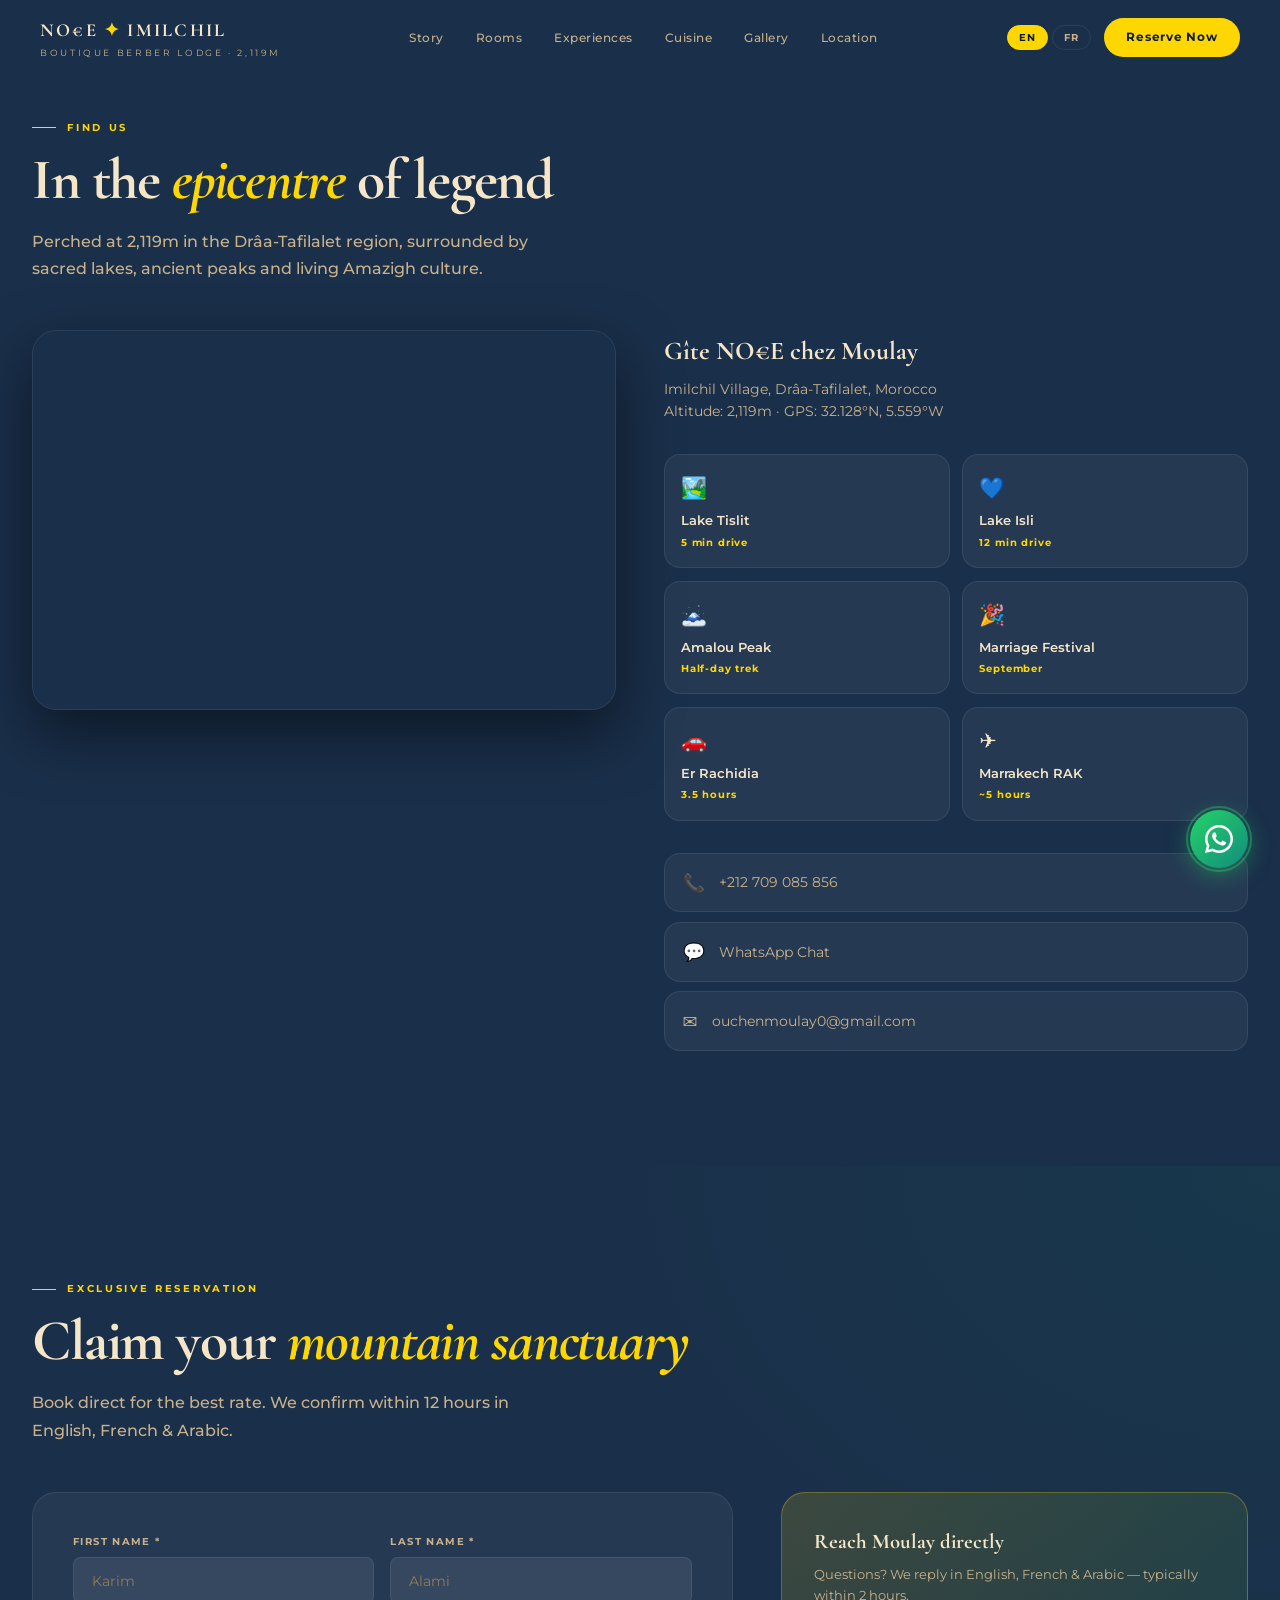
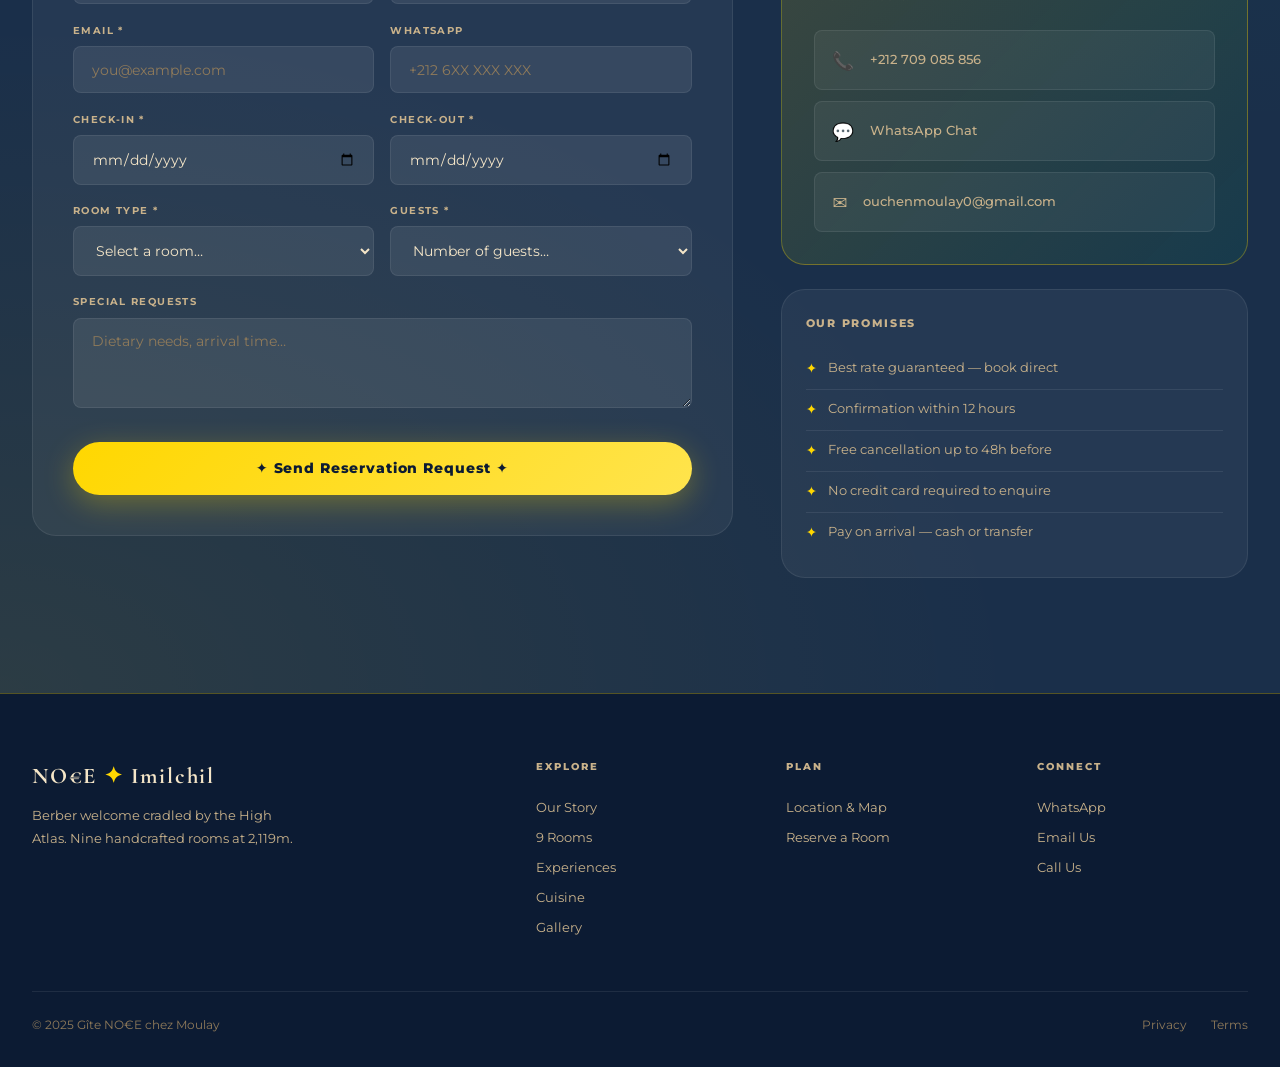
<file: location.html>
<!DOCTYPE html>
<html lang="en">
<head>
    <meta charset="UTF-8" />
    <meta name="viewport" content="width=device-width, initial-scale=1.0" />
    <title>Location & Booking — Gîte NO€E</title>
    <meta name="google-site-verification" content="bbdmjyiDND9j7cKsKWqT7YULyFvrUUaM1Rbf7QMyHcg" />
    <link rel="preconnect" href="https://fonts.googleapis.com" />
    <link rel="preconnect" href="https://fonts.gstatic.com" crossorigin />
    <link href="https://fonts.googleapis.com/css2?family=Cormorant+Garamond:ital,wght@0,400;0,500;0,600;0,700;1,400;1,600&family=Montserrat:wght@300;400;500;600;700&display=swap" rel="stylesheet" />
    <link rel="stylesheet" href="style.css" />
</head>
<body>
    <div class="cursor-glow" id="cursorGlow" aria-hidden="true"></div>
    <nav id="nav" aria-label="Main navigation">
        <a href="index.html" class="nav-logo"><span class="nav-logo-main">NO€E <span>✦</span> IMILCHIL</span><span class="nav-logo-sub">Boutique Berber Lodge · 2,119m</span></a>
        <ul class="nav-links" role="list">
            <li><a href="about.html">Story</a></li>
            <li><a href="rooms.html">Rooms</a></li>
            <li><a href="experiences.html">Experiences</a></li>
            <li><a href="cuisine.html">Cuisine</a></li>
            <li><a href="gallery.html">Gallery</a></li>
            <li><a href="location.html">Location</a></li>
        </ul>
        <div class="nav-right">
            <div class="lang-wrap"><button class="lang-btn on" data-lang="en">EN</button><button class="lang-btn" data-lang="fr">FR</button></div>
            <a href="location.html#booking" class="nav-cta-btn">Reserve Now</a>
            <button class="burger" id="burger" aria-expanded="false"><span></span><span></span><span></span></button>
        </div>
    </nav>
    <nav class="mob-menu" id="mob-menu">
        <a href="about.html">Our Story</a><a href="rooms.html">9 Rooms</a><a href="experiences.html">Experiences</a><a href="cuisine.html">Cuisine</a><a href="gallery.html">Gallery</a><a href="location.html">Location</a><a href="location.html#booking">Reserve Now →</a>
    </nav>

    <main>
        <!-- LOCATION -->
        <section id="location" class="section location-section" style="padding-top:120px;">
            <div class="container">
                <div class="r" style="margin-bottom:3rem;">
                    <p class="eyebrow">Find Us</p>
                    <h2 class="sec-title">In the <em>epicentre</em> of legend</h2>
                    <p class="sec-lead">Perched at 2,119m in the Drâa-Tafilalet region, surrounded by sacred lakes, ancient peaks and living Amazigh culture.</p>
                </div>
                <div class="location-wrap">
                    <div class="map-wrap r">
                        <iframe src="https://www.google.com/maps/embed?pb=!1m18!1m12!1m3!1d6384.112918894255!2d-5.5590213!3d32.1280651!2m3!1f0!2f0!3f0!3m2!1i1024!2i768!4f13.1!3m3!1m2!1s0xda2f1c472fe5525%3A0x4767902a057f2bff!2sG%C3%AEte%20NO€E%20chez%20moulay!5e1!3m2!1sen!2sma!4v1710000000000!5m2!1sen!2sma" loading="lazy" title="Location" referrerpolicy="no-referrer-when-downgrade"></iframe>
                    </div>
                    <div class="r r-d1">
                        <div class="loc-details"><h3>Gîte NO€E chez Moulay</h3><p class="loc-address">Imilchil Village, Drâa-Tafilalet, Morocco<br>Altitude: 2,119m · GPS: 32.128°N, 5.559°W</p></div>
                        <div class="proximity-grid">
                            <div class="prox-card"><div class="prox-icon">🏞️</div><div class="prox-place">Lake Tislit</div><div class="prox-dist">5 min drive</div></div>
                            <div class="prox-card"><div class="prox-icon">💙</div><div class="prox-place">Lake Isli</div><div class="prox-dist">12 min drive</div></div>
                            <div class="prox-card"><div class="prox-icon">🗻</div><div class="prox-place">Amalou Peak</div><div class="prox-dist">Half-day trek</div></div>
                            <div class="prox-card"><div class="prox-icon">🎉</div><div class="prox-place">Marriage Festival</div><div class="prox-dist">September</div></div>
                            <div class="prox-card"><div class="prox-icon">🚗</div><div class="prox-place">Er Rachidia</div><div class="prox-dist">3.5 hours</div></div>
                            <div class="prox-card"><div class="prox-icon">✈️</div><div class="prox-place">Marrakech RAK</div><div class="prox-dist">~5 hours</div></div>
                        </div>
                        <div class="contact-strip">
                            <a href="tel:+212709085856" class="contact-item"><span class="ci">📞</span><span>+212 709 085 856</span></a>
                            <a href="https://wa.me/212709085856" class="contact-item" target="_blank"><span class="ci">💬</span><span>WhatsApp Chat</span></a>
                            <a href="mailto:ouchenmoulay0@gmail.com" class="contact-item"><span class="ci">✉️</span><span>ouchenmoulay0@gmail.com</span></a>
                        </div>
                    </div>
                </div>
            </div>
        </section>

        <!-- BOOKING -->
        <section id="booking" class="section booking-section">
            <div class="container">
                <div class="r" style="margin-bottom:3rem;">
                    <p class="eyebrow">Exclusive Reservation</p>
                    <h2 class="sec-title">Claim your <em>mountain sanctuary</em></h2>
                    <p class="sec-lead">Book direct for the best rate. We confirm within 12 hours in English, French &amp; Arabic.</p>
                </div>
                <div class="booking-layout">
                    <form class="booking-form-wrap r" id="bookingForm" novalidate>
                        <div class="form-grid-2">
                            <div class="form-group"><label class="form-label" for="f-name">First Name *</label><input class="form-control" type="text" id="f-name" required placeholder="Karim"></div>
                            <div class="form-group"><label class="form-label" for="l-name">Last Name *</label><input class="form-control" type="text" id="l-name" required placeholder="Alami"></div>
                        </div>
                        <div class="form-grid-2">
                            <div class="form-group"><label class="form-label" for="f-email">Email *</label><input class="form-control" type="email" id="f-email" required placeholder="you@example.com"></div>
                            <div class="form-group"><label class="form-label" for="f-wa">WhatsApp</label><input class="form-control" type="tel" id="f-wa" placeholder="+212 6XX XXX XXX"></div>
                        </div>
                        <div class="form-grid-2">
                            <div class="form-group"><label class="form-label" for="f-ci">Check-in *</label><input class="form-control" type="date" id="f-ci" required></div>
                            <div class="form-group"><label class="form-label" for="f-co">Check-out *</label><input class="form-control" type="date" id="f-co" required></div>
                        </div>
                        <div class="form-grid-2">
                            <div class="form-group"><label class="form-label" for="f-room">Room Type *</label><select class="form-control" id="f-room" required><option value="">Select a room…</option><option value="suite-nomad">Nomad Signature Suite – 390 €</option><option value="double-atlas">Atlas Double Room – 280 €</option><option value="family">Family Suite – 480 €</option><option value="triple">Triple Atlas – 350 €</option><option value="deluxe-balcony">Deluxe Double Balcony – 420 €</option><option value="small-double">Small Double – 220 €</option><option value="twin">Superior Twin – 300 €</option><option value="junior-suite">Junior Atlas Suite – 550 €</option><option value="dorm">Trekker's Dorm – 35 €/person</option></select></div>
                            <div class="form-group"><label class="form-label" for="f-guests">Guests *</label><select class="form-control" id="f-guests" required><option value="">Number of guests…</option><option>1 guest</option><option>2 guests</option><option>3 guests</option><option>4 guests</option><option>5+ guests</option></select></div>
                        </div>
                        <div class="form-group"><label class="form-label" for="f-req">Special Requests</label><textarea class="form-control" id="f-req" placeholder="Dietary needs, arrival time…"></textarea></div>
                        <button type="submit" class="btn-submit" id="f-submit">✦ Send Reservation Request ✦</button>
                    </form>
                    <div class="booking-side">
                        <div class="booking-info-card r r-d1">
                            <h3>Reach Moulay directly</h3>
                            <p>Questions? We reply in English, French &amp; Arabic — typically within 2 hours.</p>
                            <div class="direct-links">
                                <a href="tel:+212709085856" class="direct-link"><span class="dl-icon">📞</span><span>+212 709 085 856</span></a>
                                <a href="https://wa.me/212709085856" class="direct-link" target="_blank"><span class="dl-icon">💬</span><span>WhatsApp Chat</span></a>
                                <a href="mailto:ouchenmoulay0@gmail.com" class="direct-link"><span class="dl-icon">✉️</span><span>ouchenmoulay0@gmail.com</span></a>
                            </div>
                        </div>
                        <div class="guarantees r r-d2">
                            <h4>Our Promises</h4>
                            <div class="guarantee"><span class="ck">✦</span><span>Best rate guaranteed — book direct</span></div>
                            <div class="guarantee"><span class="ck">✦</span><span>Confirmation within 12 hours</span></div>
                            <div class="guarantee"><span class="ck">✦</span><span>Free cancellation up to 48h before</span></div>
                            <div class="guarantee"><span class="ck">✦</span><span>No credit card required to enquire</span></div>
                            <div class="guarantee"><span class="ck">✦</span><span>Pay on arrival — cash or transfer</span></div>
                        </div>
                    </div>
                </div>
            </div>
        </section>
    </main>

    <footer role="contentinfo">
        <div class="container">
            <div class="footer-grid">
                <div class="footer-brand"><div class="f-logo">NO€E <span>✦</span> Imilchil</div><p>Berber welcome cradled by the High Atlas. Nine handcrafted rooms at 2,119m.</p></div>
                <div class="footer-col"><h5>Explore</h5><nav><a href="about.html">Our Story</a><a href="rooms.html">9 Rooms</a><a href="experiences.html">Experiences</a><a href="cuisine.html">Cuisine</a><a href="gallery.html">Gallery</a></nav></div>
                <div class="footer-col"><h5>Plan</h5><nav><a href="location.html">Location &amp; Map</a><a href="location.html#booking">Reserve a Room</a></nav></div>
                <div class="footer-col"><h5>Connect</h5><nav><a href="https://wa.me/212709085856" target="_blank">WhatsApp</a><a href="mailto:ouchenmoulay0@gmail.com">Email Us</a><a href="tel:+212709085856">Call Us</a></nav></div>
            </div>
            <div class="footer-bottom"><span class="footer-copy">© 2025 Gîte NO€E chez Moulay</span><div class="footer-legal"><a href="#">Privacy</a><a href="#">Terms</a></div></div>
        </div>
    </footer>

    <a href="https://wa.me/212709085856" class="wa-fab" target="_blank"><div class="wa-pulse"></div><svg viewBox="0 0 24 24" fill="white"><path d="M17.472 14.382c-.297-.149-1.758-.867-2.03-.967-.273-.099-.471-.148-.67.15-.197.297-.767.966-.94 1.164-.173.199-.347.223-.644.075-.297-.15-1.255-.463-2.39-1.475-.883-.788-1.48-1.761-1.653-2.059-.173-.297-.018-.458.13-.606.134-.133.298-.347.446-.52.149-.174.198-.298.298-.497.099-.198.05-.371-.025-.52-.075-.149-.669-1.612-.916-2.207-.242-.579-.487-.5-.669-.51-.173-.008-.371-.01-.57-.01-.198 0-.52.074-.792.372-.272.297-1.04 1.016-1.04 2.479 0 1.462 1.065 2.875 1.213 3.074.149.198 2.096 3.2 5.077 4.487.709.306 1.262.489 1.694.625.712.227 1.36.195 1.871.118.571-.085 1.758-.719 2.006-1.413.248-.694.248-1.289.173-1.413z"/><path d="M12 0C5.373 0 0 5.373 0 12c0 2.123.553 4.114 1.522 5.847L0 24l6.304-1.493A11.934 11.934 0 0012 24c6.627 0 12-5.373 12-12S18.627 0 12 0zm0 21.818a9.818 9.818 0 01-5.03-1.381l-.36-.215-3.745.886.936-3.632-.234-.374A9.818 9.818 0 012.182 12C2.182 6.566 6.566 2.182 12 2.182S21.818 6.566 21.818 12 17.434 21.818 12 21.818z"/></svg></a>

    <div class="book-bar" id="bookBar"><div><div class="book-bar-from">Rooms from</div><div class="book-bar-price">35 € / night</div></div><a href="location.html#booking" class="btn-gold" style="padding:0.65rem 1.5rem;font-size:0.8rem;">Reserve →</a></div>

    <script src="script.js" defer></script>
</body>
</html>
</file>
<file: style.css>
:root {
    --bg-primary: #0C1B33;
    --bg-secondary: #1A2F4A;
    --bg-card: #25415D;
    --bg-dark: #081420;
    --text-primary: #F5E6C8;
    --text-secondary: #C9B28B;
    --text-muted: #8F7A5A;
    --gold: #FFD700;
    --gold-light: #FFE44D;
    --gold-dim: rgba(255, 215, 0, 0.2);
    --green: #009E60;
    --border-gold: rgba(255, 215, 0, 0.3);
    --border-dim: rgba(255, 255, 255, 0.08);
    --r-sm: 8px; --r-md: 16px; --r-lg: 24px; --r-xl: 40px;
    --ease: cubic-bezier(0.25, 0.46, 0.45, 0.94);
    --ease-out: cubic-bezier(0.16, 1, 0.3, 1);
}
*,*::before,*::after{margin:0;padding:0;box-sizing:border-box;}
html{scroll-behavior:smooth;scroll-padding-top:80px;font-size:16px;}
body{font-family:'Montserrat',system-ui,sans-serif;background:var(--bg-primary);color:var(--text-primary);line-height:1.65;overflow-x:hidden;}
img{display:block;max-width:100%;}
a{color:inherit;text-decoration:none;}
ul{list-style:none;}
button{font-family:inherit;cursor:pointer;border:none;background:none;}
input,select,textarea{font-family:inherit;}

.cursor-glow{position:fixed;width:400px;height:400px;border-radius:50%;background:radial-gradient(circle,rgba(255,215,0,0.08) 0%,transparent 70%);pointer-events:none;z-index:0;transform:translate(-50%,-50%);}
body::before{content:'';position:fixed;inset:0;z-index:1;pointer-events:none;background-image:url("data:image/svg+xml,%3Csvg viewBox='0 0 256 256' xmlns='http://www.w3.org/2000/svg'%3E%3Cfilter id='noise'%3E%3CfeTurbulence type='fractalNoise' baseFrequency='0.9' numOctaves='4' stitchTiles='stitch'/%3E%3C/filter%3E%3Crect width='100%25' height='100%25' filter='url(%23noise)' opacity='0.03'/%3E%3C/svg%3E");opacity:0.3;}

#nav{position:fixed;inset:0 0 auto 0;z-index:9000;display:flex;align-items:center;justify-content:space-between;padding:0 2.5rem;height:76px;background:transparent;transition:background 0.5s var(--ease),border-color 0.5s;border-bottom:1px solid transparent;}
#nav.solid{background:rgba(12,27,51,0.92);backdrop-filter:blur(24px) saturate(180%);border-bottom-color:var(--border-gold);}
.nav-logo{display:flex;flex-direction:column;gap:1px;}
.nav-logo-main{font-family:'Cormorant Garamond',serif;font-size:1.15rem;font-weight:700;letter-spacing:0.12em;color:var(--text-primary);}
.nav-logo-main span{color:var(--gold);}
.nav-logo-sub{font-size:0.55rem;letter-spacing:0.3em;text-transform:uppercase;color:var(--text-secondary);}
.nav-links{display:none;align-items:center;gap:0.2rem;}
@media(min-width:900px){.nav-links{display:flex;}}
.nav-links a{font-size:0.78rem;font-weight:500;letter-spacing:0.04em;color:var(--text-secondary);padding:0.5rem 0.9rem;border-radius:var(--r-xl);transition:color 0.2s,background 0.2s;}
.nav-links a:hover{color:var(--gold);background:rgba(255,215,0,0.1);}
.nav-cta-btn{font-size:0.78rem;font-weight:700;letter-spacing:0.06em;padding:0.6rem 1.4rem;border-radius:var(--r-xl);background:var(--gold);color:var(--bg-primary);transition:all 0.25s var(--ease);}
.nav-cta-btn:hover{background:var(--gold-light);transform:translateY(-1px);}
.nav-right{display:flex;align-items:center;gap:0.8rem;}
.lang-wrap{display:flex;gap:4px;}
.lang-btn{font-size:0.65rem;font-weight:700;letter-spacing:0.08em;padding:0.3rem 0.7rem;border-radius:2rem;border:1px solid var(--border-dim);color:var(--text-secondary);transition:all 0.2s;}
.lang-btn.on{background:var(--gold);border-color:var(--gold);color:var(--bg-primary);}
.lang-btn:hover:not(.on){border-color:var(--border-gold);color:var(--gold);}
.burger{display:flex;flex-direction:column;gap:5px;padding:8px;border-radius:var(--r-sm);}
@media(min-width:900px){.burger{display:none;}}
.burger:hover{background:rgba(255,255,255,0.06);}
.burger span{display:block;width:22px;height:1.5px;background:var(--text-primary);border-radius:2px;transition:transform 0.3s,opacity 0.3s;}
.burger.open span:nth-child(1){transform:translateY(6.5px) rotate(45deg);}
.burger.open span:nth-child(2){opacity:0;transform:scaleX(0);}
.burger.open span:nth-child(3){transform:translateY(-6.5px) rotate(-45deg);}
.mob-menu{position:fixed;inset:76px 0 auto 0;z-index:8999;background:rgba(12,27,51,0.97);backdrop-filter:blur(30px);border-bottom:1px solid var(--border-gold);padding:1.5rem 2rem 2rem;display:flex;flex-direction:column;gap:0.4rem;transform:translateY(-110%);opacity:0;transition:transform 0.4s var(--ease-out),opacity 0.4s;}
.mob-menu.open{transform:translateY(0);opacity:1;}
.mob-menu a{display:block;padding:0.85rem 1rem;border-radius:var(--r-sm);font-size:1rem;font-weight:500;color:var(--text-secondary);border-bottom:1px solid var(--border-dim);transition:color 0.2s,background 0.2s;}
.mob-menu a:hover{color:var(--gold);background:rgba(255,215,0,0.08);}
.mob-menu a:last-child{margin-top:0.8rem;border:none;background:var(--gold);color:var(--bg-primary);text-align:center;border-radius:var(--r-xl);font-weight:700;}

#hero{position:relative;min-height:100svh;display:flex;align-items:center;justify-content:center;overflow:hidden;}
.hero-bg{position:absolute;inset:0;background:url('https://i.postimg.cc/0NGYhvCx/adobe-building-4k.jpg') center 35%/cover no-repeat;transform:scale(1.06);transition:transform 10s var(--ease-out);filter:brightness(0.7) saturate(1.3) contrast(1.1);}
.hero-bg.ready{transform:scale(1);}
.hero-bg::after{content:'';position:absolute;inset:0;background:linear-gradient(to bottom,rgba(12,27,51,0.5) 0%,transparent 40%),linear-gradient(to top,rgba(12,27,51,0.85) 0%,rgba(12,27,51,0.3) 50%,transparent 100%);}
.hero-orb{position:absolute;border-radius:50%;pointer-events:none;animation:orbFloat 8s ease-in-out infinite;}
.hero-orb-1{width:600px;height:600px;background:radial-gradient(circle,rgba(255,215,0,0.1) 0%,transparent 70%);top:-100px;right:-100px;}
.hero-orb-2{width:400px;height:400px;background:radial-gradient(circle,rgba(0,158,96,0.1) 0%,transparent 70%);bottom:50px;left:-50px;animation-delay:3s;}
@keyframes orbFloat{0%,100%{transform:translateY(0) scale(1);}50%{transform:translateY(-30px) scale(1.05);}}
.hero-corner{position:absolute;width:80px;height:80px;border-color:rgba(255,215,0,0.5);border-style:solid;border-width:0;pointer-events:none;}
.hero-corner.tl{top:100px;left:40px;border-top-width:1px;border-left-width:1px;}
.hero-corner.tr{top:100px;right:40px;border-top-width:1px;border-right-width:1px;}
.hero-corner.bl{bottom:60px;left:40px;border-bottom-width:1px;border-left-width:1px;}
.hero-corner.br{bottom:60px;right:40px;border-bottom-width:1px;border-right-width:1px;}
.hero-inner{position:relative;z-index:2;text-align:center;padding:8rem 2rem 5rem;max-width:900px;}
.hero-tag{display:inline-flex;align-items:center;gap:0.8rem;background:rgba(12,27,51,0.7);border:1px solid rgba(255,215,0,0.5);color:var(--gold);font-size:0.6rem;font-weight:700;letter-spacing:0.25em;text-transform:uppercase;padding:0.55rem 1.4rem;border-radius:2rem;margin-bottom:2rem;}
.hero-tag-dot{width:4px;height:4px;border-radius:50%;background:var(--gold);animation:blink 2s ease-in-out infinite;}
@keyframes blink{0%,100%{opacity:1;}50%{opacity:0.2;}}
.hero-h1{font-family:'Cormorant Garamond',serif;font-size:clamp(2.8rem,8vw,6.5rem);font-weight:900;line-height:1.02;letter-spacing:-0.02em;color:var(--text-primary);margin-bottom:1.5rem;}
.hero-h1 .line{display:block;overflow:hidden;}
.hero-h1 .line span{display:inline-block;animation:slideUp 0.9s var(--ease-out) both;}
.hero-h1 .line:nth-child(1) span{animation-delay:0.1s;}
.hero-h1 .line:nth-child(2) span{animation-delay:0.2s;}
.hero-h1 em{font-style:italic;background:linear-gradient(135deg,var(--gold) 0%,var(--gold-light) 50%,#FF8C00 100%);-webkit-background-clip:text;-webkit-text-fill-color:transparent;background-clip:text;}
@keyframes slideUp{from{transform:translateY(110%);opacity:0;}to{transform:translateY(0);opacity:1;}}
.hero-sub{font-size:clamp(0.9rem,1.8vw,1.15rem);color:var(--text-secondary);max-width:560px;margin:0 auto 2.5rem;line-height:1.7;font-weight:500;animation:fadeIn 1s 0.5s both;}
@keyframes fadeIn{from{opacity:0;transform:translateY(16px);}to{opacity:1;transform:translateY(0);}}
.hero-btns{display:flex;flex-wrap:wrap;gap:1rem;justify-content:center;margin-bottom:3.5rem;animation:fadeIn 1s 0.7s both;}
.btn-gold{display:inline-flex;align-items:center;gap:0.5rem;padding:1rem 2.2rem;border-radius:var(--r-xl);background:var(--gold);color:var(--bg-primary);font-size:0.85rem;font-weight:700;letter-spacing:0.05em;box-shadow:0 0 40px rgba(255,215,0,0.35);transition:all 0.3s var(--ease);}
.btn-gold:hover{background:var(--gold-light);transform:translateY(-3px);box-shadow:0 8px 40px rgba(255,215,0,0.5);}
.btn-outline-cream{display:inline-flex;align-items:center;gap:0.5rem;padding:1rem 2.2rem;border-radius:var(--r-xl);background:rgba(255,255,255,0.08);border:1px solid rgba(255,215,0,0.4);color:var(--text-primary);font-size:0.85rem;font-weight:600;backdrop-filter:blur(8px);transition:all 0.3s var(--ease);}
.btn-outline-cream:hover{background:rgba(255,215,0,0.15);border-color:var(--gold);transform:translateY(-3px);}
.hero-stats{display:flex;flex-wrap:wrap;justify-content:center;gap:0;border:1px solid var(--border-gold);border-radius:var(--r-lg);background:rgba(12,27,51,0.7);backdrop-filter:blur(16px);overflow:hidden;max-width:700px;margin:0 auto;animation:fadeIn 1s 0.9s both;}
.h-stat{flex:1;min-width:140px;padding:1.2rem 1rem;text-align:center;border-right:1px solid var(--border-gold);}
.h-stat:last-child{border-right:none;}
.h-stat-num{font-family:'Cormorant Garamond',serif;font-size:1.6rem;font-weight:700;color:var(--gold);display:block;line-height:1;margin-bottom:0.3rem;}
.h-stat-label{font-size:0.62rem;letter-spacing:0.15em;text-transform:uppercase;color:var(--text-secondary);}
.hero-scroll{position:absolute;bottom:2.5rem;left:50%;transform:translateX(-50%);z-index:2;display:flex;flex-direction:column;align-items:center;gap:0.5rem;}
.scroll-mouse{width:24px;height:38px;border:1.5px solid rgba(255,215,0,0.5);border-radius:12px;display:flex;justify-content:center;padding-top:6px;}
.scroll-wheel{width:3px;height:8px;background:var(--gold);border-radius:2px;animation:scrollDown 2s ease-in-out infinite;}
@keyframes scrollDown{0%{transform:translateY(0);opacity:1;}100%{transform:translateY(12px);opacity:0;}}
.scroll-text{font-size:0.55rem;letter-spacing:0.2em;text-transform:uppercase;color:var(--text-muted);}

.section{padding:clamp(4rem,9vw,8rem) 2rem;position:relative;z-index:2;background:var(--bg-primary);}
.container{max-width:1280px;margin:0 auto;}
.eyebrow{font-size:0.6rem;font-weight:700;letter-spacing:0.28em;text-transform:uppercase;color:var(--gold);margin-bottom:0.8rem;display:flex;align-items:center;gap:0.7rem;}
.eyebrow::before{content:'';display:block;width:24px;height:1px;background:var(--gold);}
.sec-title{font-family:'Cormorant Garamond',serif;font-size:clamp(2rem,4.5vw,3.8rem);font-weight:700;line-height:1.1;color:var(--text-primary);letter-spacing:-0.02em;margin-bottom:1rem;}
.sec-title em{font-style:italic;color:var(--gold);}
.sec-lead{font-size:0.97rem;color:var(--text-secondary);max-width:520px;line-height:1.75;font-weight:500;}
.gold-line{display:flex;align-items:center;gap:1rem;margin:1.5rem 0;}
.gold-line::before,.gold-line::after{content:'';flex:1;height:1px;background:linear-gradient(to right,transparent,var(--border-gold));}
.gold-line::after{background:linear-gradient(to left,transparent,var(--border-gold));}
.gold-line span{color:var(--gold);font-size:0.7rem;letter-spacing:0.2em;}
.r{opacity:0;transform:translateY(32px);transition:opacity 0.7s var(--ease-out),transform 0.7s var(--ease-out);}
.r.in{opacity:1;transform:translateY(0);}
.r-d1{transition-delay:0.1s;}
.r-d2{transition-delay:0.18s;}
.r-d3{transition-delay:0.26s;}

.lux-bar{background:var(--bg-secondary);border-top:1px solid var(--border-gold);border-bottom:1px solid var(--border-gold);padding:0.9rem 0;overflow:hidden;position:relative;z-index:2;}
.lux-track{display:flex;gap:3rem;width:max-content;animation:lux 30s linear infinite;}
.lux-item{display:flex;align-items:center;gap:0.6rem;font-size:0.65rem;font-weight:600;letter-spacing:0.15em;text-transform:uppercase;color:var(--text-secondary);white-space:nowrap;}
.lux-item .gem{color:var(--gold);font-size:0.8rem;}
@keyframes lux{from{transform:translateX(0);}to{transform:translateX(-50%);}}

.about-wrap{display:grid;grid-template-columns:1fr;gap:4rem;align-items:center;}
@media(min-width:900px){.about-wrap{grid-template-columns:1.1fr 0.9fr;}}
.about-img-block{position:relative;}
.about-img-frame{position:relative;border-radius:var(--r-lg);overflow:hidden;box-shadow:0 40px 80px rgba(0,0,0,0.5);}
.about-img-frame::before{content:'';position:absolute;inset:0;z-index:1;background:linear-gradient(135deg,rgba(255,215,0,0.15) 0%,transparent 60%);pointer-events:none;}
.about-img-main{width:100%;aspect-ratio:3/4;object-fit:cover;transition:transform 0.8s var(--ease);filter:contrast(1.1) saturate(1.2);}
.about-img-frame:hover .about-img-main{transform:scale(1.03);}
.about-float-card{position:absolute;bottom:-2rem;right:-1.5rem;background:var(--bg-secondary);border:1px solid var(--border-gold);border-radius:var(--r-md);padding:1.2rem 1.5rem;box-shadow:0 20px 50px rgba(0,0,0,0.4);backdrop-filter:blur(10px);min-width:180px;}
.about-float-card .num{font-family:'Cormorant Garamond',serif;font-size:2.5rem;font-weight:700;color:var(--gold);line-height:1;}
.about-float-card .lbl{font-size:0.65rem;letter-spacing:0.12em;text-transform:uppercase;color:var(--text-secondary);margin-top:0.2rem;}
.about-pillars{display:flex;flex-direction:column;gap:1.2rem;margin-top:2rem;}
.pillar{display:flex;gap:1.2rem;align-items:flex-start;padding:1.1rem 1.3rem;background:rgba(255,255,255,0.05);border:1px solid var(--border-dim);border-radius:var(--r-md);transition:border-color 0.3s,background 0.3s;}
.pillar:hover{border-color:var(--border-gold);background:rgba(255,215,0,0.08);}
.pillar-icon{width:44px;height:44px;border-radius:var(--r-sm);flex-shrink:0;background:var(--gold-dim);display:flex;align-items:center;justify-content:center;font-size:1.3rem;}
.pillar-name{font-size:0.88rem;font-weight:600;color:var(--text-primary);margin-bottom:0.15rem;}
.pillar-desc{font-size:0.75rem;color:var(--text-secondary);line-height:1.5;}
.quote-pull{margin-top:2rem;padding:1.5rem 2rem;border-left:2px solid var(--gold);background:linear-gradient(90deg,rgba(255,215,0,0.1),transparent);border-radius:0 var(--r-md) var(--r-md) 0;}
.quote-pull p{font-family:'Cormorant Garamond',serif;font-size:1.1rem;font-style:italic;color:var(--text-primary);line-height:1.55;margin-bottom:0.6rem;}
.quote-pull cite{font-size:0.7rem;font-style:normal;letter-spacing:0.1em;text-transform:uppercase;color:var(--gold);}

.stats-section{background:var(--bg-secondary);border-top:1px solid var(--border-gold);border-bottom:1px solid var(--border-gold);position:relative;z-index:2;}
.stats-grid{display:grid;grid-template-columns:repeat(2,1fr);gap:0;}
@media(min-width:600px){.stats-grid{grid-template-columns:repeat(4,1fr);}}
.stat-box{padding:2.5rem 2rem;text-align:center;border-right:1px solid var(--border-dim);position:relative;}
.stat-box:last-child{border-right:none;}
.stat-box::before{content:'';position:absolute;inset:0;background:radial-gradient(circle at 50% 0%,rgba(255,215,0,0.06) 0%,transparent 60%);pointer-events:none;}
.stat-num{font-family:'Cormorant Garamond',serif;font-size:clamp(2.2rem,5vw,3.5rem);font-weight:700;color:var(--gold);line-height:1;display:block;margin-bottom:0.4rem;}
.stat-label{font-size:0.65rem;letter-spacing:0.18em;text-transform:uppercase;color:var(--text-secondary);}

.rooms-section{background:var(--bg-primary);}
.rooms-header{display:flex;flex-wrap:wrap;gap:1.5rem;justify-content:space-between;align-items:flex-end;margin-bottom:3rem;}
.rooms-grid{display:grid;grid-template-columns:1fr;gap:1.5rem;}
@media(min-width:640px){.rooms-grid{grid-template-columns:repeat(2,1fr);}}
@media(min-width:1100px){.rooms-grid{grid-template-columns:repeat(3,1fr);}}
.room-card.featured{grid-column:1/-1;}
@media(min-width:640px){.room-card.featured .room-img{height:420px;}.room-card.featured .room-inner{display:grid;grid-template-columns:1fr 1fr;align-items:end;}}
.room-card{background:var(--bg-secondary);border:1px solid var(--border-dim);border-radius:var(--r-lg);overflow:hidden;transition:border-color 0.4s var(--ease),transform 0.4s var(--ease),box-shadow 0.4s var(--ease);cursor:pointer;}
.room-card:hover{border-color:var(--border-gold);transform:translateY(-8px);box-shadow:0 32px 64px rgba(0,0,0,0.4),0 0 0 1px var(--border-gold);}
.room-img-wrap{position:relative;overflow:hidden;}
.room-img{width:100%;height:240px;object-fit:cover;transition:transform 0.7s var(--ease);display:block;filter:contrast(1.1) saturate(1.1);}
.room-card:hover .room-img{transform:scale(1.07);}
.room-img-overlay{position:absolute;inset:0;background:linear-gradient(to top,rgba(12,27,51,0.8) 0%,transparent 50%);}
.room-badge{position:absolute;top:1rem;left:1rem;z-index:2;padding:0.3rem 0.8rem;border-radius:2rem;font-size:0.58rem;font-weight:800;letter-spacing:0.12em;text-transform:uppercase;}
.badge-gold{background:var(--gold);color:var(--bg-primary);}
.badge-dark{background:rgba(0,0,0,0.7);border:1px solid var(--border-gold);color:var(--gold);backdrop-filter:blur(8px);}
.room-inner{padding:1.4rem 1.5rem 1.6rem;position:relative;z-index:3;}
.room-name{font-family:'Cormorant Garamond',serif;font-size:1.25rem;font-weight:700;color:var(--text-primary);margin-bottom:0.4rem;}
.room-desc{font-size:0.78rem;color:var(--text-secondary);line-height:1.6;margin-bottom:1rem;}
.room-amenities{display:flex;flex-wrap:wrap;gap:0.4rem;margin-bottom:1.2rem;}
.amenity{font-size:0.62rem;font-weight:600;letter-spacing:0.06em;padding:0.25rem 0.65rem;border-radius:2rem;background:rgba(255,215,0,0.15);border:1px solid rgba(255,215,0,0.3);color:var(--gold);}
.room-footer-row{display:flex;align-items:center;justify-content:space-between;gap:1rem;padding-top:1rem;border-top:1px solid var(--border-dim);}
.room-price .amount{font-family:'Cormorant Garamond',serif;font-size:1.5rem;font-weight:700;color:var(--gold);}
.room-price .unit{font-size:0.65rem;color:var(--text-secondary);display:block;margin-top:-2px;}
.btn-room{padding:0.55rem 1.3rem;border-radius:var(--r-xl);background:transparent;border:1px solid var(--border-gold);color:var(--gold);font-size:0.72rem;font-weight:700;letter-spacing:0.06em;transition:all 0.25s var(--ease);}
.btn-room:hover{background:var(--gold);border-color:var(--gold);color:var(--bg-primary);}

.exp-section{background:var(--bg-secondary);}
.exp-grid{display:grid;grid-template-columns:1fr;gap:1.2rem;}
@media(min-width:640px){.exp-grid{grid-template-columns:repeat(2,1fr);}}
@media(min-width:1100px){.exp-grid{grid-template-columns:repeat(4,1fr);}}
.exp-card{position:relative;border-radius:var(--r-lg);overflow:hidden;height:360px;cursor:pointer;}
.exp-card img{position:absolute;inset:0;width:100%;height:100%;object-fit:cover;transition:transform 0.7s var(--ease),filter 0.5s;filter:brightness(0.8) saturate(1.2) contrast(1.1);}
.exp-card:hover img{transform:scale(1.1);filter:brightness(1) saturate(1.2) contrast(1.1);}
.exp-card-body{position:absolute;inset:0;z-index:2;background:linear-gradient(to top,rgba(12,27,51,0.9) 0%,rgba(12,27,51,0.3) 50%,transparent 100%);display:flex;flex-direction:column;justify-content:flex-end;padding:1.5rem;}
.exp-num{font-size:0.6rem;font-weight:800;letter-spacing:0.2em;color:var(--gold);text-transform:uppercase;margin-bottom:0.4rem;}
.exp-name{font-family:'Cormorant Garamond',serif;font-size:1.35rem;font-weight:700;color:var(--text-primary);line-height:1.2;margin-bottom:0.4rem;}
.exp-desc{font-size:0.75rem;color:var(--text-secondary);line-height:1.5;}
.exp-link{display:inline-flex;align-items:center;gap:0.4rem;margin-top:0.8rem;font-size:0.7rem;font-weight:700;letter-spacing:0.1em;text-transform:uppercase;color:var(--gold);opacity:0;transform:translateY(8px);transition:opacity 0.3s,transform 0.3s;}
.exp-card:hover .exp-link{opacity:1;transform:translateY(0);}

.gallery-section{background:var(--bg-primary);}
.gallery-mosaic{display:grid;grid-template-columns:repeat(12,1fr);grid-auto-rows:60px;gap:0.8rem;}
.gal-item{position:relative;border-radius:var(--r-md);overflow:hidden;cursor:pointer;}
.gal-item img{width:100%;height:100%;object-fit:cover;transition:transform 0.6s var(--ease),filter 0.4s;filter:brightness(0.8) saturate(1.2) contrast(1.1);}
.gal-item:hover img{transform:scale(1.06);filter:brightness(1) saturate(1.2) contrast(1.1);}
.gal-item-overlay{position:absolute;inset:0;background:linear-gradient(to top,rgba(12,27,51,0.7) 0%,transparent 60%);opacity:0;transition:opacity 0.4s;display:flex;align-items:flex-end;padding:1rem;}
.gal-item:hover .gal-item-overlay{opacity:1;}
.gal-caption{font-size:0.72rem;font-weight:600;color:var(--text-primary);}
.gal-item:nth-child(1){grid-column:1/8;grid-row:1/6;}
.gal-item:nth-child(2){grid-column:8/13;grid-row:1/4;}
.gal-item:nth-child(3){grid-column:8/13;grid-row:4/6;}
@media(max-width:700px){.gallery-mosaic{grid-template-columns:1fr;grid-auto-rows:220px;}.gal-item{grid-column:auto!important;grid-row:auto!important;}}

.cuisine-section{background:var(--bg-secondary);}
.cuisine-wrap{display:grid;grid-template-columns:1fr;gap:4rem;align-items:start;}
@media(min-width:900px){.cuisine-wrap{grid-template-columns:1fr 1fr;}}
.menu-card{background:rgba(255,255,255,0.05);border:1px solid var(--border-dim);border-radius:var(--r-lg);overflow:hidden;}
.menu-card-header{padding:1.5rem 2rem;background:linear-gradient(135deg,rgba(255,215,0,0.15),rgba(0,158,96,0.1));border-bottom:1px solid var(--border-dim);font-family:'Cormorant Garamond',serif;font-size:1rem;font-style:italic;color:var(--gold);}
.menu-items{padding:0 2rem;}
.menu-row{display:flex;align-items:baseline;justify-content:space-between;gap:1rem;padding:1rem 0;border-bottom:1px solid var(--border-dim);}
.menu-row:last-child{border-bottom:none;}
.menu-name{font-size:0.92rem;font-weight:600;color:var(--text-primary);margin-bottom:0.2rem;}
.menu-note{font-size:0.72rem;color:var(--text-secondary);}
.menu-price{font-family:'Cormorant Garamond',serif;font-size:1rem;font-weight:700;color:var(--gold);white-space:nowrap;}
.cuisine-imgs{display:flex;flex-direction:column;gap:1rem;}
.cuisine-img-big{border-radius:var(--r-lg);overflow:hidden;box-shadow:0 24px 60px rgba(0,0,0,0.5);}
.cuisine-img-big img{width:100%;aspect-ratio:16/9;object-fit:cover;transition:transform 0.6s var(--ease);filter:contrast(1.1) saturate(1.2);}
.cuisine-img-big:hover img{transform:scale(1.04);}
.cuisine-img-pair{display:grid;grid-template-columns:1fr 1fr;gap:1rem;}
.cuisine-img-sm{border-radius:var(--r-md);overflow:hidden;}
.cuisine-img-sm img{width:100%;aspect-ratio:4/3;object-fit:cover;transition:transform 0.6s var(--ease);filter:contrast(1.1) saturate(1.2);}
.cuisine-img-sm:hover img{transform:scale(1.05);}

.location-section{background:var(--bg-secondary);}
.location-wrap{display:grid;grid-template-columns:1fr;gap:3rem;align-items:start;}
@media(min-width:900px){.location-wrap{grid-template-columns:1fr 1fr;}}
.map-wrap{border-radius:var(--r-lg);overflow:hidden;border:1px solid var(--border-dim);box-shadow:0 24px 60px rgba(0,0,0,0.5);height:380px;}
.map-wrap iframe{width:100%;height:100%;border:none;display:block;}
.loc-details h3{font-family:'Cormorant Garamond',serif;font-size:1.6rem;color:var(--text-primary);margin-bottom:0.4rem;}
.loc-address{font-size:0.85rem;color:var(--text-secondary);margin-bottom:2rem;line-height:1.6;}
.proximity-grid{display:grid;grid-template-columns:1fr 1fr;gap:0.8rem;margin-bottom:2rem;}
.prox-card{background:rgba(255,255,255,0.05);border:1px solid var(--border-dim);border-radius:var(--r-md);padding:1rem;transition:border-color 0.3s,background 0.3s;}
.prox-card:hover{border-color:var(--border-gold);background:rgba(255,215,0,0.08);}
.prox-icon{font-size:1.3rem;margin-bottom:0.3rem;}
.prox-place{font-size:0.82rem;font-weight:600;color:var(--text-primary);margin-bottom:0.1rem;}
.prox-dist{font-size:0.65rem;font-weight:700;color:var(--gold);letter-spacing:0.08em;}
.contact-strip{display:flex;flex-direction:column;gap:0.6rem;}
.contact-item{display:flex;align-items:center;gap:0.9rem;padding:0.9rem 1.1rem;background:rgba(255,255,255,0.05);border:1px solid var(--border-dim);border-radius:var(--r-md);font-size:0.85rem;color:var(--text-secondary);transition:all 0.25s;}
.contact-item:hover{border-color:var(--border-gold);color:var(--gold);}
.contact-item .ci{font-size:1.1rem;flex-shrink:0;}

.testi-section{background:var(--bg-primary);}
.testi-grid{display:grid;grid-template-columns:1fr;gap:1.2rem;}
@media(min-width:640px){.testi-grid{grid-template-columns:repeat(2,1fr);}}
@media(min-width:1024px){.testi-grid{grid-template-columns:repeat(3,1fr);}}
.testi-card{background:var(--bg-secondary);border:1px solid var(--border-dim);border-radius:var(--r-lg);padding:2rem;transition:border-color 0.3s var(--ease),transform 0.3s var(--ease),box-shadow 0.3s var(--ease);}
.testi-card:hover{border-color:var(--border-gold);transform:translateY(-5px);box-shadow:0 24px 50px rgba(0,0,0,0.4),0 0 0 1px var(--border-gold);}
.testi-stars{color:var(--gold);font-size:0.9rem;letter-spacing:3px;margin-bottom:1rem;}
.testi-mark{font-family:'Cormorant Garamond',serif;font-size:4rem;line-height:0.7;color:var(--gold);opacity:0.2;margin-bottom:0.8rem;}
.testi-text{font-size:0.9rem;color:var(--text-secondary);line-height:1.7;margin-bottom:1.5rem;font-style:italic;}
.testi-author{display:flex;align-items:center;gap:0.8rem;padding-top:1.2rem;border-top:1px solid var(--border-dim);}
.testi-avatar{width:40px;height:40px;border-radius:50%;background:linear-gradient(135deg,var(--gold),var(--green));display:flex;align-items:center;justify-content:center;font-size:0.8rem;font-weight:800;color:var(--bg-primary);flex-shrink:0;}
.testi-name{font-size:0.85rem;font-weight:700;color:var(--text-primary);margin-bottom:0.1rem;}
.testi-from{font-size:0.68rem;color:var(--text-secondary);}

.booking-section{background:var(--bg-secondary);position:relative;overflow:hidden;}
.booking-section::before{content:'';position:absolute;inset:0;background:radial-gradient(ellipse 80% 60% at 0% 100%,rgba(255,215,0,0.08),transparent),radial-gradient(ellipse 60% 50% at 100% 0%,rgba(0,158,96,0.08),transparent);pointer-events:none;}
.booking-layout{display:grid;grid-template-columns:1fr;gap:3rem;position:relative;z-index:1;}
@media(min-width:900px){.booking-layout{grid-template-columns:1.2fr 0.8fr;align-items:start;}}
.booking-form-wrap{background:rgba(255,255,255,0.05);border:1px solid var(--border-dim);border-radius:var(--r-lg);padding:2.5rem;}
.form-grid-2{display:grid;grid-template-columns:1fr 1fr;gap:1rem;}
@media(max-width:500px){.form-grid-2{grid-template-columns:1fr;}}
.form-group{margin-bottom:1.1rem;}
.form-label{display:block;font-size:0.62rem;font-weight:700;letter-spacing:0.14em;text-transform:uppercase;color:var(--text-secondary);margin-bottom:0.5rem;}
.form-control{width:100%;background:rgba(255,255,255,0.08);border:1.5px solid var(--border-dim);border-radius:var(--r-sm);padding:0.85rem 1.1rem;color:var(--text-primary);font-size:0.88rem;outline:none;transition:border-color 0.25s,background 0.25s,box-shadow 0.25s;}
.form-control::placeholder{color:var(--text-muted);}
.form-control:focus{border-color:var(--gold);background:rgba(255,215,0,0.06);box-shadow:0 0 0 3px rgba(255,215,0,0.2);}
.form-control option{background:var(--bg-secondary);color:var(--text-primary);}
textarea.form-control{resize:vertical;min-height:90px;}
.btn-submit{width:100%;padding:1.1rem;background:linear-gradient(135deg,var(--gold) 0%,var(--gold-light) 100%);color:var(--bg-primary);font-size:0.9rem;font-weight:800;letter-spacing:0.06em;border-radius:var(--r-xl);box-shadow:0 8px 30px rgba(255,215,0,0.3);transition:all 0.3s var(--ease);margin-top:0.5rem;}
.btn-submit:hover{transform:translateY(-3px);box-shadow:0 14px 40px rgba(255,215,0,0.5);}
.booking-side{display:flex;flex-direction:column;gap:1.5rem;}
.booking-info-card{background:linear-gradient(135deg,rgba(255,215,0,0.15),rgba(0,158,96,0.1));border:1px solid var(--border-gold);border-radius:var(--r-lg);padding:2rem;}
.booking-info-card h3{font-family:'Cormorant Garamond',serif;font-size:1.3rem;color:var(--text-primary);margin-bottom:0.4rem;}
.booking-info-card p{font-size:0.8rem;color:var(--text-secondary);margin-bottom:1.5rem;line-height:1.6;}
.direct-links{display:flex;flex-direction:column;gap:0.7rem;}
.direct-link{display:flex;align-items:center;gap:1rem;padding:0.9rem 1.1rem;background:rgba(255,255,255,0.05);border:1px solid var(--border-dim);border-radius:var(--r-sm);color:var(--text-secondary);font-size:0.83rem;font-weight:500;transition:all 0.25s;}
.direct-link:hover{border-color:var(--border-gold);color:var(--gold);background:rgba(255,215,0,0.08);}
.direct-link .dl-icon{font-size:1.1rem;}
.guarantees{background:rgba(255,255,255,0.05);border:1px solid var(--border-dim);border-radius:var(--r-lg);padding:1.5rem;}
.guarantees h4{font-size:0.7rem;font-weight:800;letter-spacing:0.15em;text-transform:uppercase;color:var(--text-secondary);margin-bottom:1rem;}
.guarantee{display:flex;align-items:flex-start;gap:0.7rem;padding:0.55rem 0;border-bottom:1px solid var(--border-dim);font-size:0.8rem;color:var(--text-secondary);}
.guarantee:last-child{border-bottom:none;}
.guarantee .ck{color:var(--gold);flex-shrink:0;font-size:0.85rem;}

footer{background:var(--bg-primary);border-top:1px solid var(--border-gold);padding:4rem 2rem 2rem;position:relative;z-index:2;}
.footer-grid{display:grid;grid-template-columns:1fr;gap:2.5rem;margin-bottom:3rem;}
@media(min-width:600px){.footer-grid{grid-template-columns:repeat(2,1fr);}}
@media(min-width:1000px){.footer-grid{grid-template-columns:2.2fr 1fr 1fr 1fr;}}
.footer-brand .f-logo{font-family:'Cormorant Garamond',serif;font-size:1.4rem;font-weight:700;letter-spacing:0.08em;color:var(--text-primary);margin-bottom:0.6rem;}
.footer-brand .f-logo span{color:var(--gold);}
.footer-brand p{font-size:0.82rem;color:var(--text-secondary);line-height:1.7;max-width:270px;}
.footer-col h5{font-size:0.62rem;font-weight:800;letter-spacing:0.2em;text-transform:uppercase;color:var(--text-secondary);margin-bottom:1.2rem;}
.footer-col a{display:block;font-size:0.83rem;color:var(--text-secondary);padding:0.25rem 0;transition:color 0.2s;}
.footer-col a:hover{color:var(--gold);}
.footer-bottom{border-top:1px solid var(--border-dim);padding-top:1.5rem;display:flex;flex-wrap:wrap;gap:1rem;justify-content:space-between;align-items:center;}
.footer-copy{font-size:0.72rem;color:var(--text-muted);}
.footer-legal{display:flex;gap:1.5rem;}
.footer-legal a{font-size:0.72rem;color:var(--text-muted);transition:color 0.2s;}
.footer-legal a:hover{color:var(--gold);}

.wa-fab{position:fixed;bottom:2rem;right:2rem;z-index:8000;width:58px;height:58px;border-radius:50%;background:linear-gradient(135deg,#25D366,#128C7E);display:flex;align-items:center;justify-content:center;box-shadow:0 6px 24px rgba(37,211,102,0.45);transition:transform 0.3s var(--ease),box-shadow 0.3s;}
.wa-fab:hover{transform:scale(1.12) translateY(-3px);box-shadow:0 12px 32px rgba(37,211,102,0.55);}
.wa-fab svg{width:28px;height:28px;}
.wa-pulse{position:absolute;inset:-4px;border-radius:50%;border:2px solid rgba(37,211,102,0.4);animation:waPulse 2s ease-out infinite;}
@keyframes waPulse{0%{transform:scale(1);opacity:1;}100%{transform:scale(1.5);opacity:0;}}

.book-bar{position:fixed;bottom:0;left:0;right:0;z-index:7000;background:rgba(12,27,51,0.96);backdrop-filter:blur(20px);border-top:1px solid var(--border-gold);padding:0.9rem 1.5rem;display:flex;align-items:center;justify-content:space-between;gap:1rem;transform:translateY(100%);transition:transform 0.4s var(--ease-out);}
.book-bar.show{transform:translateY(0);}
.book-bar-from{font-size:0.62rem;color:var(--text-secondary);margin-bottom:2px;}
.book-bar-price{font-family:'Cormorant Garamond',serif;font-size:1.2rem;font-weight:700;color:var(--gold);}
@media(min-width:900px){.book-bar{display:none;}}
</file>
